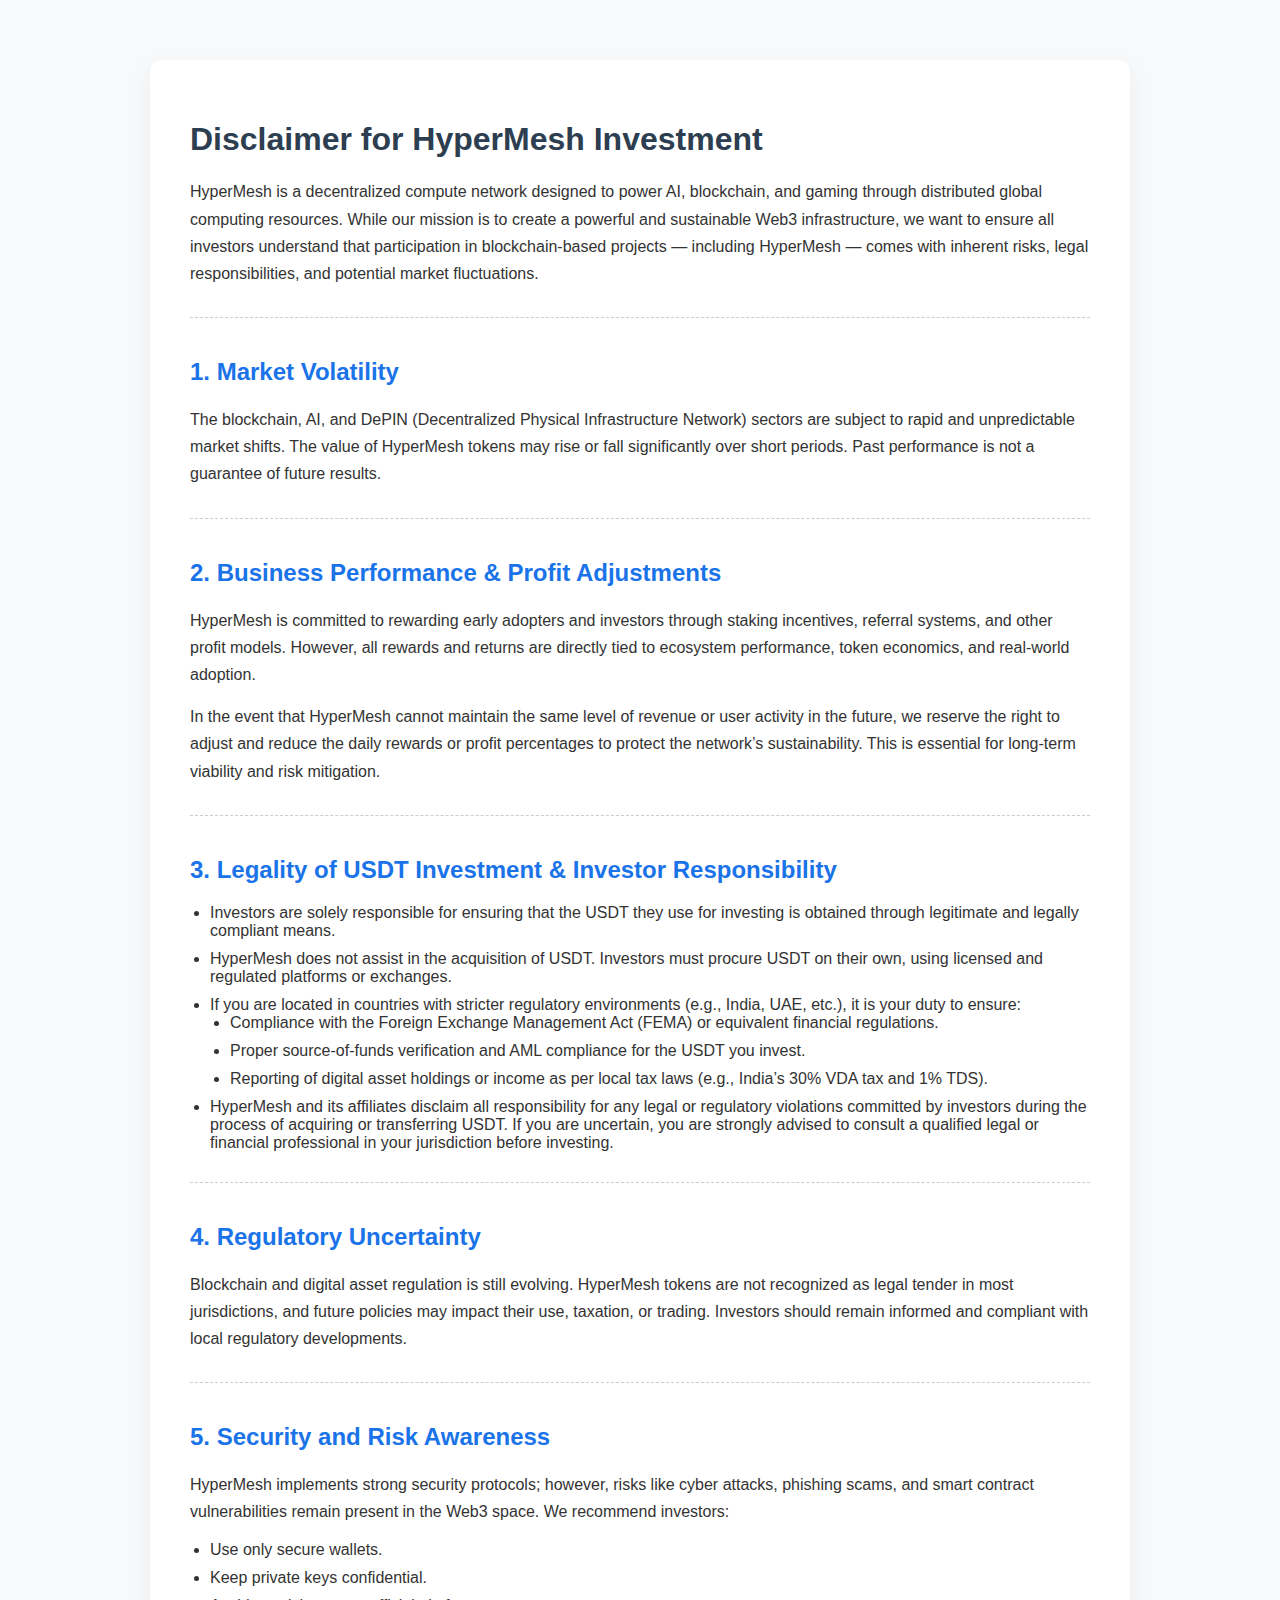
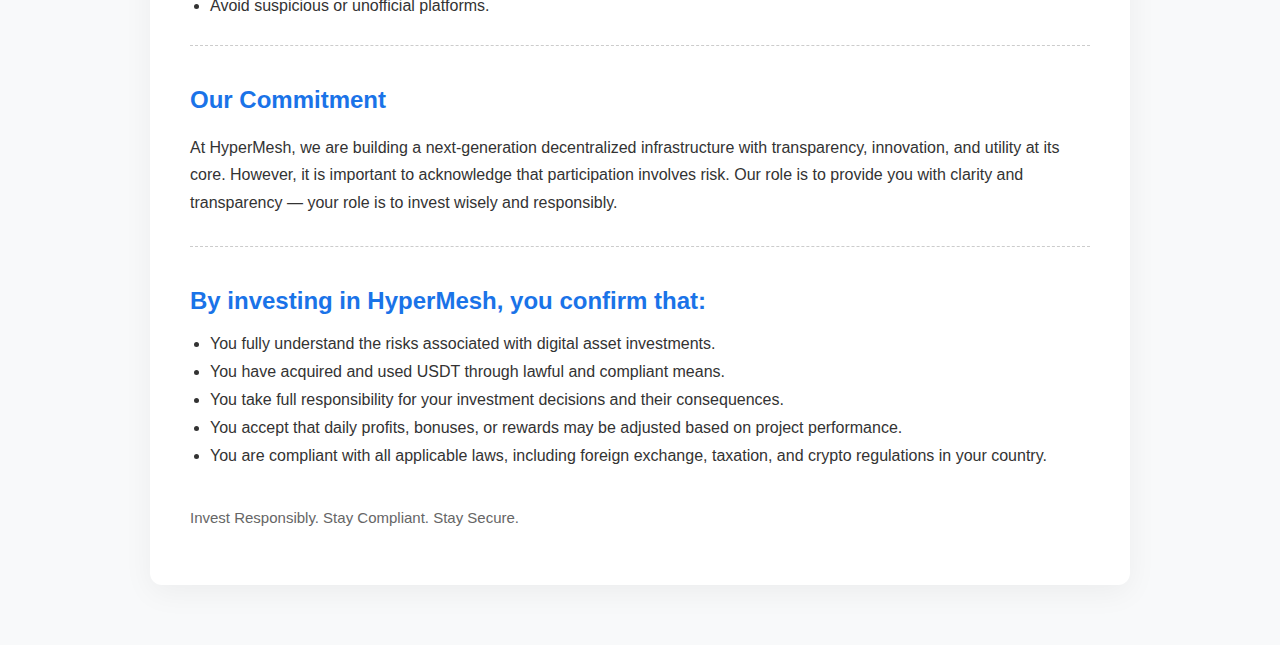
<file: disclaimer.html>
<!DOCTYPE html>
<html lang="en">
<head>
  <meta charset="UTF-8">
  <meta name="viewport" content="width=device-width, initial-scale=1">
  <title>HyperMesh Investment Disclaimer</title>
  <style>
    body {
      font-family: 'Segoe UI', Tahoma, Geneva, Verdana, sans-serif;
      background-color: #f8f9fa;
      margin: 0;
      padding: 0;
      color: #333;
    }

    .container {
      max-width: 900px;
      margin: 60px auto;
      background-color: #fff;
      padding: 40px;
      border-radius: 12px;
      box-shadow: 0 8px 30px rgba(0,0,0,0.05);
    }

    h1 {
      font-size: 32px;
      color: #2c3e50;
      margin-bottom: 20px;
    }

    h2 {
      font-size: 24px;
      margin-top: 40px;
      color: #1a73e8;
    }

    p {
      font-size: 16px;
      line-height: 1.7;
      margin: 15px 0;
    }

    .divider {
      border-top: 1px dashed #ccc;
      margin: 30px 0;
    }

    ul {
      list-style: disc;
      padding-left: 20px;
    }

    ul li {
      margin-bottom: 10px;
    }

    strong {
      color: #1a1a1a;
    }

    .footer-note {
      font-size: 15px;
      color: #666;
      margin-top: 40px;
    }

    @media screen and (max-width: 600px) {
      .container {
        padding: 20px;
      }

      h1 {
        font-size: 26px;
      }
    }
  </style>
</head>
<body>
  <div class="container">
    <h1>Disclaimer for HyperMesh Investment</h1>
    <p>HyperMesh is a decentralized compute network designed to power AI, blockchain, and gaming through distributed global computing resources. While our mission is to create a powerful and sustainable Web3 infrastructure, we want to ensure all investors understand that participation in blockchain-based projects — including HyperMesh — comes with inherent risks, legal responsibilities, and potential market fluctuations.</p>

    <div class="divider"></div>

    <h2>1. Market Volatility</h2>
    <p>The blockchain, AI, and DePIN (Decentralized Physical Infrastructure Network) sectors are subject to rapid and unpredictable market shifts. The value of HyperMesh tokens may rise or fall significantly over short periods. Past performance is not a guarantee of future results.</p>

    <div class="divider"></div>

    <h2>2. Business Performance & Profit Adjustments</h2>
    <p>HyperMesh is committed to rewarding early adopters and investors through staking incentives, referral systems, and other profit models. However, all rewards and returns are directly tied to ecosystem performance, token economics, and real-world adoption.</p>
    <p>In the event that HyperMesh cannot maintain the same level of revenue or user activity in the future, we reserve the right to adjust and reduce the daily rewards or profit percentages to protect the network’s sustainability. This is essential for long-term viability and risk mitigation.</p>

    <div class="divider"></div>

    <h2>3. Legality of USDT Investment & Investor Responsibility</h2>
    <ul>
      <li>Investors are solely responsible for ensuring that the USDT they use for investing is obtained through legitimate and legally compliant means.</li>
      <li>HyperMesh does not assist in the acquisition of USDT. Investors must procure USDT on their own, using licensed and regulated platforms or exchanges.</li>
      <li>If you are located in countries with stricter regulatory environments (e.g., India, UAE, etc.), it is your duty to ensure:
        <ul>
          <li>Compliance with the Foreign Exchange Management Act (FEMA) or equivalent financial regulations.</li>
          <li>Proper source-of-funds verification and AML compliance for the USDT you invest.</li>
          <li>Reporting of digital asset holdings or income as per local tax laws (e.g., India’s 30% VDA tax and 1% TDS).</li>
        </ul>
      </li>
      <li>HyperMesh and its affiliates disclaim all responsibility for any legal or regulatory violations committed by investors during the process of acquiring or transferring USDT. If you are uncertain, you are strongly advised to consult a qualified legal or financial professional in your jurisdiction before investing.</li>
    </ul>

    <div class="divider"></div>

    <h2>4. Regulatory Uncertainty</h2>
    <p>Blockchain and digital asset regulation is still evolving. HyperMesh tokens are not recognized as legal tender in most jurisdictions, and future policies may impact their use, taxation, or trading. Investors should remain informed and compliant with local regulatory developments.</p>

    <div class="divider"></div>

    <h2>5. Security and Risk Awareness</h2>
    <p>HyperMesh implements strong security protocols; however, risks like cyber attacks, phishing scams, and smart contract vulnerabilities remain present in the Web3 space. We recommend investors:</p>
    <ul>
      <li>Use only secure wallets.</li>
      <li>Keep private keys confidential.</li>
      <li>Avoid suspicious or unofficial platforms.</li>
    </ul>

    <div class="divider"></div>

    <h2>Our Commitment</h2>
    <p>At HyperMesh, we are building a next-generation decentralized infrastructure with transparency, innovation, and utility at its core. However, it is important to acknowledge that participation involves risk. Our role is to provide you with clarity and transparency — your role is to invest wisely and responsibly.</p>

    <div class="divider"></div>

    <h2>By investing in HyperMesh, you confirm that:</h2>
    <ul>
      <li>You fully understand the risks associated with digital asset investments.</li>
      <li>You have acquired and used USDT through lawful and compliant means.</li>
      <li>You take full responsibility for your investment decisions and their consequences.</li>
      <li>You accept that daily profits, bonuses, or rewards may be adjusted based on project performance.</li>
      <li>You are compliant with all applicable laws, including foreign exchange, taxation, and crypto regulations in your country.</li>
    </ul>

    <p class="footer-note">Invest Responsibly. Stay Compliant. Stay Secure.</p>
  </div>
</body>
</html>
</file>
